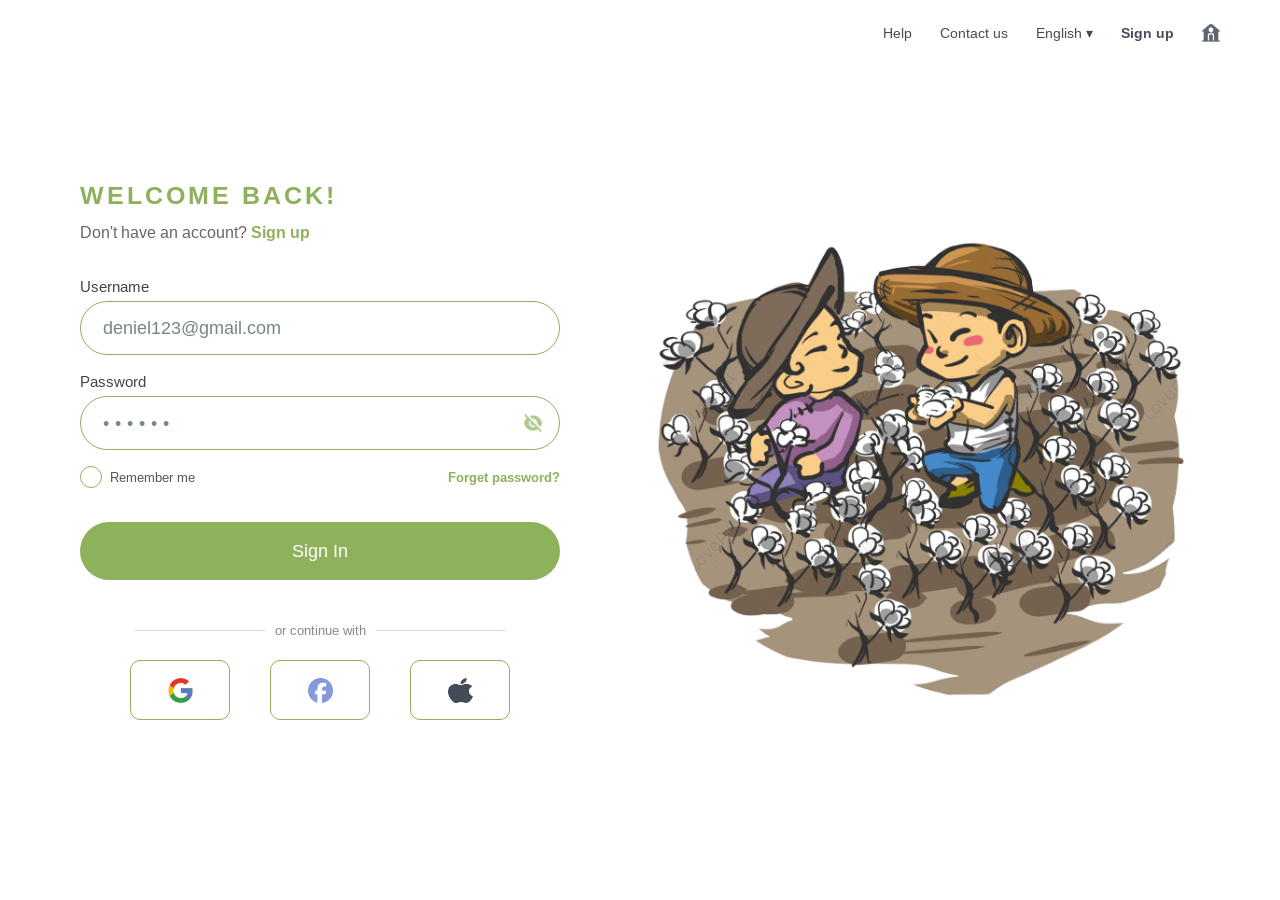
<file: crop-stage.html>
<!doctype html>
<html lang="en">
<head>
  <meta charset="utf-8" />
  <meta name="viewport" content="width=device-width, initial-scale=1" />
  <title>AgriVision — Crop Stage Detection</title>

  <link rel="stylesheet" href="assets/css/bootstrap.min.css">
  <link rel="stylesheet" href="assets/css/crop-stage.css">
</head>

<body class="cs-body">
  <div class="cs-topbar">
    <div class="cs-left">
      <a class="cs-back" href="dashboard.html">←</a>

      <div class="cs-headings">
        <div class="cs-title" data-i18n="crop_stage_detection">Crop Stage Detection</div>
        <div class="cs-sub" data-i18n="crop_stage_desc">
          Estimate cotton growth stage using sowing date and satellite vegetation support.
        </div>
      </div>
    </div>

    <div class="cs-actions">
      <button class="cs-btn" type="button" onclick="toggleLanguage()">
        <span id="lang-label">EN</span>
      </button>
      <select class="cs-select" id="farmSelect">
        <option value="" data-i18n="select_farm">Select Farm</option>
      </select>

      <button class="cs-btn cs-btn-primary" id="btnDetectStage" data-i18n="detect_stage">
        Detect Stage
      </button>
    </div>
  </div>

  <div class="cs-grid">
    <div class="cs-card">
      <div class="cs-card-title" data-i18n="farm_crop_details">Farm & Crop Details</div>
      <div class="cs-muted" data-i18n="select_farm_text">
        Select a saved farm and enter the sowing date of your cotton crop.
      </div>

      <div class="cs-field">
        <label data-i18n="planting_date">Planting / Sowing Date</label>
        <input type="date" id="sowingDate">
      </div>

      <div class="cs-info-box">
        <strong data-i18n="how_it_works">How it works:</strong>
        <p data-i18n="how_it_works_desc">
          The system estimates crop stage from crop age, then uses NDVI, EVI and NDMI
          as supporting signals when real satellite data is available.
        </p>
      </div>

      <div class="cs-stage-list">
        <div class="cs-stage-item" data-stage="Seedling">
          🌱 <span data-i18n="seedling">Seedling</span>
        </div>
        <div class="cs-stage-item" data-stage="Vegetative">
          🌿 <span data-i18n="vegetative">Vegetative</span>
        </div>
        <div class="cs-stage-item" data-stage="Budding">
          🌾 <span data-i18n="budding">Budding</span>
        </div>
        <div class="cs-stage-item" data-stage="Flowering">
          🌸 <span data-i18n="flowering">Flowering</span>
        </div>
        <div class="cs-stage-item" data-stage="Boll Formation">
          🟢 <span data-i18n="boll_formation">Boll Formation</span>
        </div>
        <div class="cs-stage-item" data-stage="Harvesting">
          🌾 <span data-i18n="harvesting">Harvesting</span>
        </div>
      </div>
    </div>

    <div class="cs-card">
      <div class="cs-row cs-row-between">
        <div class="cs-card-title" data-i18n="stage_result">Stage Result</div>
        <div class="cs-badge cs-ready" id="stageBadge" data-i18n="ready">Ready</div>
      </div>

      <div class="cs-result-main">
        <div class="cs-result-icon" id="stageIcon">🌱</div>
        <div>
          <div class="cs-result-label" data-i18n="estimated_stage">Estimated Stage</div>
          <div class="cs-result-stage" id="stageName">—</div>
        </div>
      </div>

      <div class="cs-kpis">
        <div class="cs-kpi">
          <div class="cs-kpi-label" data-i18n="crop_age">Crop Age</div>
          <div class="cs-kpi-val" id="cropAge">—</div>
          <div class="cs-kpi-sub" data-i18n="days_after_sowing">Days after sowing</div>
        </div>

        <div class="cs-kpi">
          <div class="cs-kpi-label" data-i18n="confidence">Confidence</div>
          <div class="cs-kpi-val" id="confidence">—</div>
          <div class="cs-kpi-sub" data-i18n="based_on_available_data">Based on available data</div>
        </div>

        <div class="cs-kpi">
          <div class="cs-kpi-label" data-i18n="satellite_support">Satellite Support</div>
          <div class="cs-kpi-val" id="satSupport">—</div>
          <div class="cs-kpi-sub" data-i18n="satellite_check">NDVI/EVI/NDMI check</div>
        </div>
      </div>

      <div class="cs-satellite-box">
        <div class="cs-card-title small-title" data-i18n="satellite_indicators">
          Satellite Indicators
        </div>

        <div class="cs-mini-grid">
          <div>
            <span>NDVI</span>
            <strong id="ndviVal">—</strong>
          </div>
          <div>
            <span>EVI</span>
            <strong id="eviVal">—</strong>
          </div>
          <div>
            <span>NDMI</span>
            <strong id="ndmiVal">—</strong>
          </div>
        </div>

        <p id="satNote" data-i18n="satellite_note">
          Satellite data will be used when available. If fallback data is detected, stage will rely mainly on sowing date.
        </p>
      </div>

      <div class="cs-advice">
        <div class="cs-advice-title" data-i18n="recommendation">Recommendation</div>
        <ul id="recommendationList">
          <li data-i18n="select_and_detect">
            Select a farm and sowing date, then click Detect Stage.
          </li>
        </ul>
      </div>
    </div>
  </div>

  <script src="assets/js/global.js"></script>
  <script src="assets/js/theme.js"></script>
  <script src="assets/js/crop-stage.js"></script>
</body>
</html>
</file>
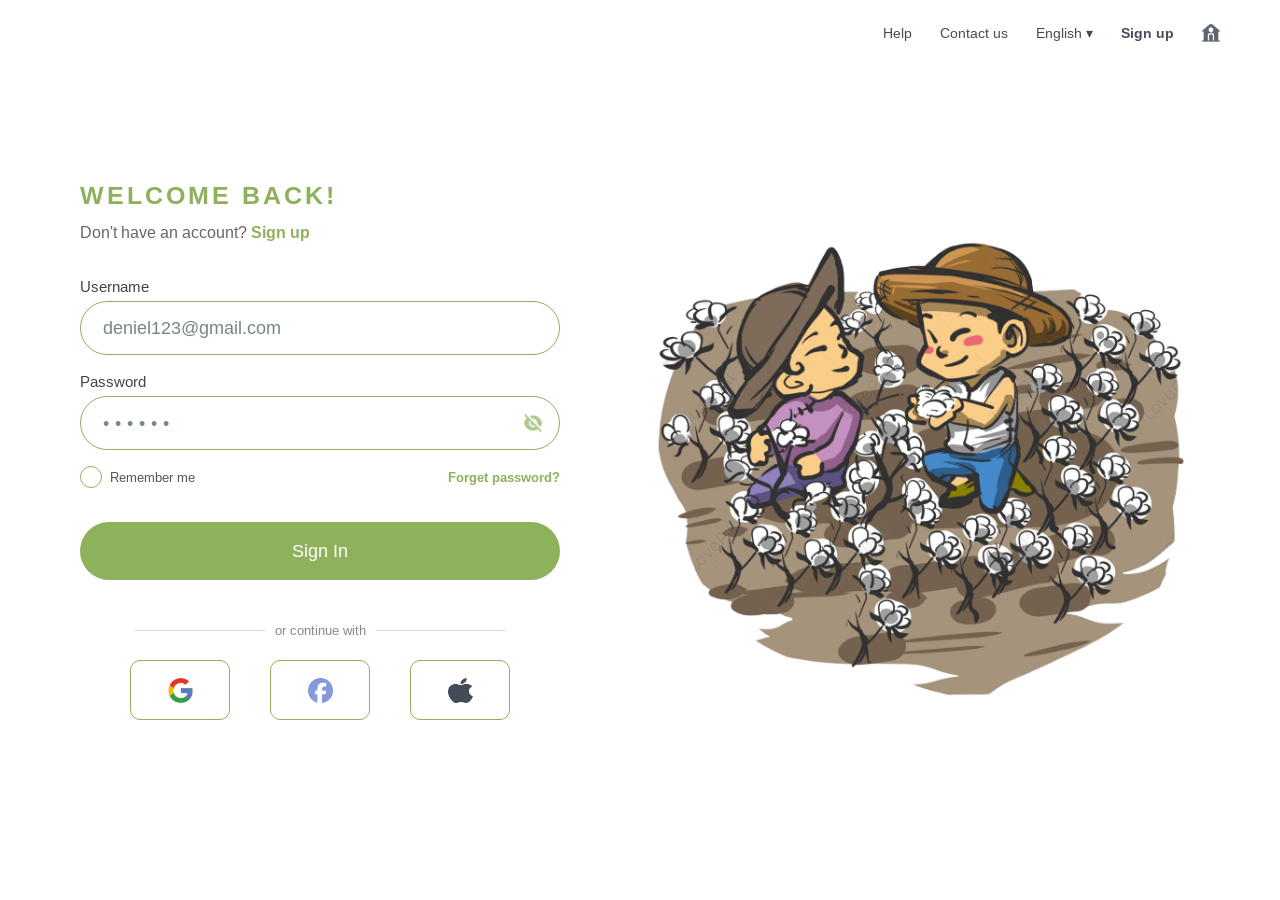
<file: login.html>
<!DOCTYPE html>
<html lang="en">
<head>
    <meta charset="UTF-8" />
    <meta name="viewport" content="width=device-width, initial-scale=1.0" />
    <title>AgriVision – Login</title>

    <!-- Arimo font -->
    <link rel="preconnect" href="https://fonts.googleapis.com">
    <link rel="preconnect" href="https://fonts.gstatic.com" crossorigin>
    <link href="https://fonts.googleapis.com/css2?family=Arimo:wght@400;500;600;700&display=swap" rel="stylesheet">

    <link rel="stylesheet" href="assets/css/login.css" />
</head>
<body>



    <!-- TOP RIGHT NAVIGATION -->
<div class="top-nav">


    <div class="top-links">

    <a href="#">Help</a>
    <a href="#">Contact us</a>
    <a href="#" class="lang">English ▾</a>
    <a href="signup.html" class="signup">Sign up</a>
    <a href="index.html">
        <img src="assets/images/home.png" class="home-icon" alt="Home" /> 
    </a>
    </div>
</div>

<div class="container">

    <!-- LEFT SIDE -->
    <div class="left-section">


        <h2 class="welcome-title">WELCOME BACK!</h2>
        <p class="subtext">
            Don't have an account?
            <a href="signup.html" class="link-accent">Sign up</a>
        </p>

        <form id="loginForm">

            <!-- username -->
            <label class="field-label">Username</label>
            <input
                type="email"
                placeholder="deniel123@gmail.com"
                id="email"
                class="field-input"
                required
            />

            <!-- Password -->
            <label class="field-label" for="password">Password</label>
            <div class="password-wrapper">
                <input
                    id="password"
                    name="password"
                    class="field-input password-input hidden-password"
                    type="password"
                    placeholder="••••••"
                    autocomplete="off"
                />
                <button type="button" id="togglePassword" class="eye-icon" aria-label="Show password">
                    <img id="eyeIcon" src="assets/icons/eye-slash.png" alt="Toggle password visibility">
                </button>
            </div>

            <!-- remember + forgot -->
            <div class="options-row">
                <label class="remember-label">
                    <input type="checkbox" id="remember" />
                    <span class="custom-check"></span>
                    <span class="remember-text">Remember me</span>
                </label>

                <a href="forget-password.html" class="forgot-link">Forget password?</a>
            </div>

            <!-- sign in -->
            <button type="submit" class="login-btn">Sign In</button>

            <!-- divider -->
            <div class="divider">
                <span>or continue with</span>
            </div>

            <!-- social icons -->
            <div class="social-login">
            <div class="social-btn">
                <img src="assets/images/google.png" alt="Google" />
            </div>
            <div class="social-btn">
                <img src="assets/images/facebook.png" alt="Facebook" />
            </div>
            <div class="social-btn">
                <img src="assets/images/apple.png" alt="Apple" />
            </div>
            </div>

        </form>
    </div>

    <!-- RIGHT SIDE -->
    <div class="right-section">
        <img src="assets/images/login-illustration.png" class="hero-img" alt="Farmer illustration" />
    </div>

</div>

<script src="assets/js/login.js"></script>
</body>
</html>
</file>
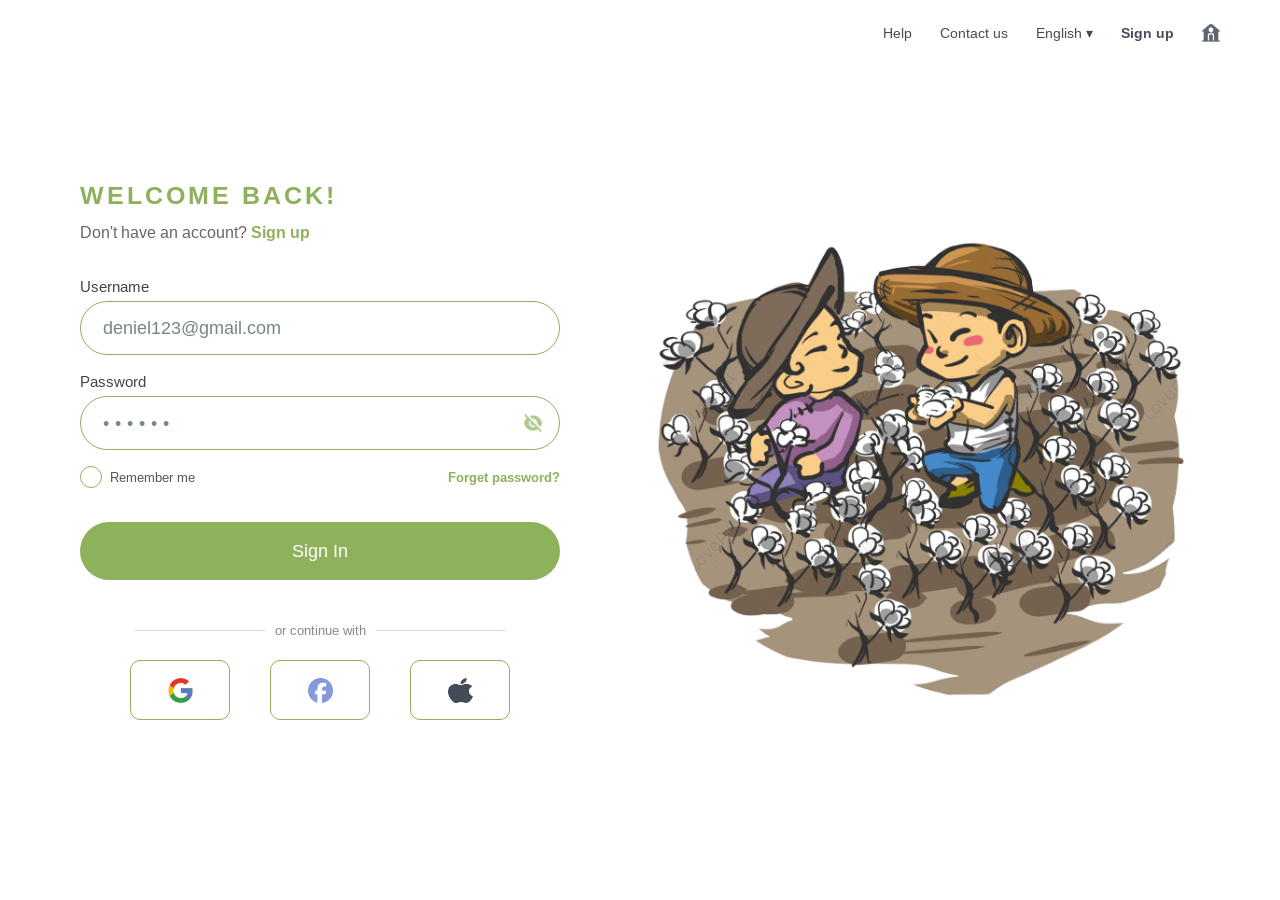
<file: settings.html>
<!DOCTYPE html>
<html lang="en">
<head>
  <meta charset="UTF-8" />
  <title>AgriVision – Settings</title>
  <meta name="viewport" content="width=device-width, initial-scale=1.0" />

  <link rel="preconnect" href="https://fonts.googleapis.com">
  <link rel="preconnect" href="https://fonts.gstatic.com" crossorigin>
  <link href="https://fonts.googleapis.com/css2?family=Arimo:wght@400;500;600;700&display=swap" rel="stylesheet">

  <link rel="stylesheet" href="assets/css/dashboard.css" />
  <link rel="stylesheet" href="assets/css/settings.css" />
</head>

<body>
<div class="app-shell">

  <aside class="sidebar">
    <div class="sidebar-header">
      <div class="logo-circle">
        <a href="index.html"><img src="assets/images/agrivision-logo.png" alt="AgriVision logo"></a>
      </div>
      <div class="logo-texts">
        <div class="logo-title">AgriVision</div>
        <div class="logo-subtitle">Aqeedat and Zunair</div>
      </div>
      <button class="sidebar-close" aria-label="Close sidebar">✕</button>
    </div>

    <nav class="nav-main">
      <a href="dashboard.html" class="nav-item">
        <img src="assets/icons/dashboard2.png" alt="" class="nav-icon">
        <span data-i18n="dashboard">Dashboard</span>
      </a>

      <a href="crop-stage.html" class="nav-item">
        <img src="assets/icons/health.png" alt="" class="nav-icon">
        <span data-i18n="crop_stage_nav">Crop Stage</span>
      </a>

      <a href="farm-monitor.html" class="nav-item">
        <img src="assets/icons/satellite.png" alt="" class="nav-icon">
        <span data-i18n="satellite_insights">Satellite Insights</span>
      </a>

      <a href="ndvi-trends.html" class="nav-item">
        <img src="assets/icons/ndvi.png" alt="" class="nav-icon">
        <span data-i18n="ndvi_trends">Trends</span>
      </a>

      <div class="nav-section-label" data-i18n="monitoring">Monitoring</div>



      <a href="reports.html" class="nav-item">
        <img src="assets/icons/reports.png" alt="" class="nav-icon">
        <span data-i18n="reports">Reports</span>
      </a>
    </nav>

    <div class="nav-bottom">
      <a href="settings.html" class="nav-item active">
        <div class="nav-pill">
          <img src="assets/icons/settings.png" alt="" class="nav-icon">
          <span data-i18n="settings">Settings</span>
        </div>
      </a>
    </div>
  </aside>

  <main class="main">
    <header class="topbar">
      <div class="topbar-left">
        <h1 class="page-title" data-i18n="settings_title">Settings</h1>
        <p class="page-subtitle" data-i18n="settings_subtitle">
          Manage your AgriVision account, security, and preferences.
        </p>
      </div>

      <div class="topbar-right">
        <button class="top-pill top-lang" type="button" onclick="toggleLanguage()">
          <img src="assets/icons/globe.png" alt="" class="top-icon">
          <span id="lang-label">EN</span>
        </button>

        <button class="top-icon-btn" aria-label="Notifications">
          <img src="assets/icons/bell.png" alt="" class="top-icon">
        </button>

        <div class="profile-menu">
          <button class="top-pill top-profile" id="profileBtn" type="button">
            <span id="profileName">Profile</span>
            <img src="assets/icons/dropdown.png" alt="" class="top-icon sm">
          </button>

          <div class="profile-dropdown is-hidden" id="profileDropdown">
            <button class="profile-item" id="logoutBtn">Log out</button>
          </div>
        </div>

        <button class="top-pill top-cycle theme-toggle" type="button">
          <span class="theme-toggle-text" data-i18n="dark_mode">Dark Mode</span>
          <img src="assets/icons/dropdown.png" alt="" class="top-icon sm">
        </button>
      </div>
    </header>

    <section class="content settings-content">

      <div class="settings-head">
        <div>
          <div class="settings-title" data-i18n="system_settings">System Settings</div>
          <div class="settings-subtitle" data-i18n="system_settings_desc">
            Update profile details, secure your account, and configure field preferences.
          </div>
        </div>
      </div>

      <section class="settings-grid">

        <article class="settings-panel panel-wide">
          <div class="panel-header">
            <div class="panel-icon green">
              <img src="assets/icons/person.png" alt="">
            </div>
            <div>
              <h2 data-i18n="profile_information">Profile Information</h2>
              <p data-i18n="profile_information_desc">Keep your AgriVision account details up to date.</p>
            </div>
          </div>

          <div class="form-grid">
            <label>
              <span data-i18n="full_name">Full Name</span>
              <input id="fullName" placeholder="Full Name">
            </label>

            <label>
              <span data-i18n="email_address">Email Address</span>
              <input id="email" placeholder="Email">
            </label>

            <label>
              <span data-i18n="phone_number">Phone Number</span>
              <input id="phone" placeholder="+92 300 0000000">
            </label>

            <label>
              <span data-i18n="location">Location</span>
              <input id="location" placeholder="City / Province">
            </label>
          </div>

          <div class="panel-actions">
            <button class="btn-secondary" type="button" data-i18n="cancel">Cancel</button>
            <button class="btn-primary" id="saveProfile" type="button" data-i18n="save_profile">Save Profile</button>
          </div>
        </article>

        <article class="settings-panel">
          <div class="panel-header">
            <div class="panel-icon yellow">
              <img src="assets/icons/warning.png" alt="">
            </div>
            <div>
              <h2 data-i18n="account_security">Account Security</h2>
              <p data-i18n="account_security_desc">Change your password safely.</p>
            </div>
          </div>

          <label>
            <span data-i18n="current_password">Current Password</span>
            <input type="password" id="currentPassword" placeholder="Current Password">
          </label>

          <label>
            <span data-i18n="new_password">New Password</span>
            <input type="password" id="newPassword" placeholder="New Password">
          </label>

          <button class="btn-primary full" id="changePassword" type="button" data-i18n="update_password">
            Update Password
          </button>

          <div class="security-note" data-i18n="forgot_password_note">
            Forgot your password? Reset flow and email verification can be added in the next phase.
          </div>
        </article>

        <article class="settings-panel">
          <div class="panel-header">
            <div class="panel-icon blue">
              <img src="assets/icons/globe.png" alt="">
            </div>
            <div>
              <h2 data-i18n="app_preferences">App Preferences</h2>
              <p data-i18n="app_preferences_desc">Customize how data appears in your dashboard.</p>
            </div>
          </div>

          <label>
            <span data-i18n="language">Language</span>
            <select>
              <option>English</option>
              <option>Urdu</option>
            </select>
          </label>

          <label>
            <span data-i18n="area_unit">Area Unit</span>
            <select>
              <option>Acres</option>
              <option>Hectares</option>
            </select>
          </label>

          <label>
            <span data-i18n="default_crop">Default Crop</span>
            <select>
              <option>Cotton</option>
            </select>
          </label>
        </article>

        <article class="settings-panel panel-wide">
          <div class="panel-header">
            <div class="panel-icon green">
              <img src="assets/icons/satellite.png" alt="">
            </div>
            <div>
              <h2 data-i18n="signin_integrations">Sign-in & Integrations</h2>
              <p data-i18n="signin_integrations_desc">Connect external sign-in providers for faster access.</p>
            </div>
          </div>

          <div class="integration-row">
            <div>
              <strong data-i18n="google_signin">Google Sign-in</strong>
              <span data-i18n="google_signin_desc">Allow users to sign in with Google.</span>
            </div>
            <button class="btn-outline" type="button" data-i18n="coming_soon">Coming Soon</button>
          </div>

          <div class="integration-row">
            <div>
              <strong data-i18n="apple_signin">Apple Sign-in</strong>
              <span data-i18n="apple_signin_desc">Optional future integration for Apple accounts.</span>
            </div>
            <button class="btn-outline" type="button" data-i18n="coming_soon">Coming Soon</button>
          </div>

          <div class="integration-row">
            <div>
              <strong data-i18n="email_verification">Email Verification</strong>
              <span data-i18n="email_verification_desc">Verify users before enabling account changes.</span>
            </div>
            <button class="btn-outline" type="button" data-i18n="planned">Planned</button>
          </div>
        </article>

      </section>
    </section>
  </main>
</div>

<script src="assets/js/settings.js"></script>
<script src="assets/js/global.js"></script>
<script src="assets/js/theme.js"></script>
</body>
</html>
</file>
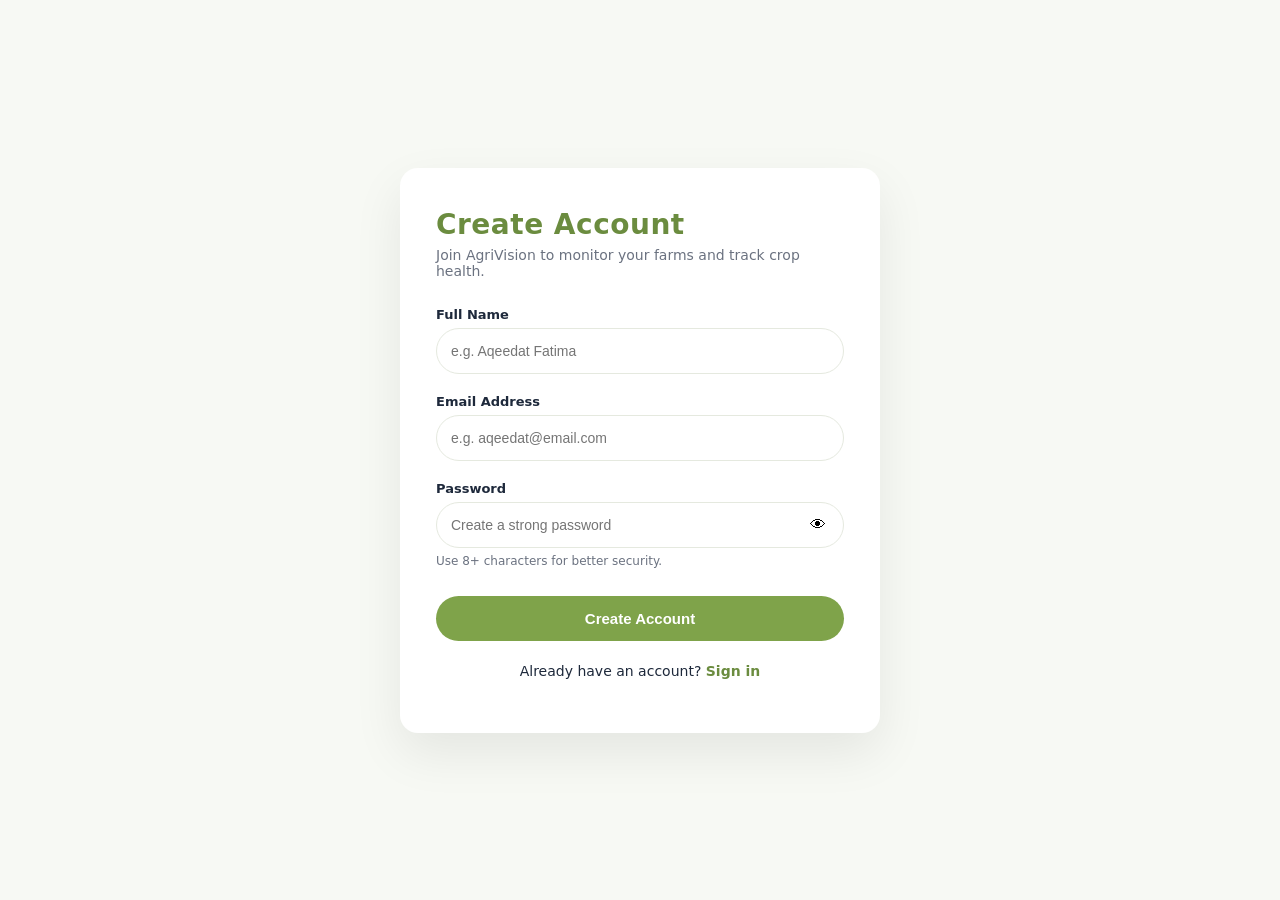
<file: signup.html>
<!DOCTYPE html>
<html lang="en">
<head>
  <meta charset="UTF-8" />
  <meta name="viewport" content="width=device-width, initial-scale=1.0" />
  <title>AgriVision • Create Account</title>
  <link rel="stylesheet" href="assets/css/auth.css" />
</head>
<body>

<div class="auth-wrapper">
  <div class="auth-card">

    <h1 class="auth-title">Create Account</h1>
    <p class="auth-sub">
      Join AgriVision to monitor your farms and track crop health.
    </p>

    <form id="signupForm">

      <div class="input-group">
        <label>Full Name</label>
        <input type="text" id="full_name" placeholder="e.g. Aqeedat Fatima" required>
      </div>

      <div class="input-group">
        <label>Email Address</label>
        <input type="email" id="email" placeholder="e.g. aqeedat@email.com" required>
      </div>

      <div class="input-group">
        <label>Password</label>
        <div class="password-wrap">
          <input type="password" id="password" placeholder="Create a strong password" required>
          <button type="button" id="togglePassword">👁</button>
        </div>
        <small>Use 8+ characters for better security.</small>
      </div>

      <button type="submit" class="btn-primary">Create Account</button>

      <p class="auth-link">
        Already have an account?
        <a href="login.html">Sign in</a>
      </p>

    </form>
  </div>
</div>

<script src="assets/js/signup.js"></script>
</body>
</html>
</file>
<file: assets/css/crop-stage.css>
@import url('https://fonts.googleapis.com/css2?family=Arimo:wght@400;500;600;700;800&display=swap');

:root {
  --bg: #f5f5f5;
  --card: #ffffff;
  --text: #28323f;
  --muted: #6b7787;

  --brand: #1b5e20;
  --brand2: #2e7d32;

  --good: #2e7d32;
  --warn: #f0b429;
  --bad: #d64545;

  --shadow: 0 12px 35px rgba(17, 24, 17, .10);
  --shadow2: 0 8px 18px rgba(17, 24, 17, .08);

  --radius: 22px;
  --radius2: 16px;

  --border: rgba(40, 50, 63, 0.10);
}

* {
  box-sizing: border-box;
}

body.cs-body {
  margin: 0;
  font-family: "Arimo", sans-serif;
  background: var(--bg);
  color: var(--text);
  font-weight: 400;
}

/* ===== Topbar ===== */

.cs-topbar {
  width: calc(100% - 40px);
  margin: 18px 20px 0;
  padding: 14px 16px;

  background: var(--card);
  border: 1px solid var(--border);
  border-radius: 18px;
  box-shadow: 0 10px 24px rgba(0, 0, 0, .08);

  display: flex;
  justify-content: space-between;
  gap: 14px;
  align-items: center;
  flex-wrap: wrap;
}

.cs-left {
  display: flex;
  align-items: center;
  gap: 12px;
  min-width: 260px;
}

.cs-back {
  width: 40px;
  height: 40px;
  border-radius: 12px;
  background: #c3d8c8;
  color: var(--brand);
  text-decoration: none;
  display: grid;
  place-items: center;
  font-size: 20px;
  font-weight: 600;
  transition: transform .08s ease, box-shadow .15s ease, background .15s ease;
}

.cs-back:hover {
  background: #ffffff;
  color: var(--brand);
  box-shadow: var(--shadow2);
  transform: translateY(-1px);
}

.cs-headings {
  display: flex;
  flex-direction: column;
  gap: 2px;
}

.cs-title {
  font-size: 20px;
  font-weight: 600;
  letter-spacing: .1px;
  color: var(--brand);
}

.cs-sub {
  font-size: 13px;
  color: var(--muted);
  font-weight: 400;
}

.cs-actions {
  display: flex;
  align-items: center;
  gap: 10px;
}

.cs-select {
  border: 1px solid var(--border);
  border-radius: 14px;
  padding: 10px 12px;
  background: #fff;
  font-weight: 600;
  font-size: small;
  color: var(--text);
  min-width: 210px;
  outline: none;
}

.cs-btn {
  border: 1px solid rgba(27, 94, 32, .18);
  padding: 10px 13px;
  border-radius: 14px;
  font-size: small;
  font-weight: 500;
  cursor: pointer;

  background: rgba(27, 94, 32, .06);
  color: var(--brand);

  transition: transform .08s ease, box-shadow .15s ease, background .15s ease;
}

.cs-btn:hover {
  box-shadow: var(--shadow2);
  transform: translateY(-1px);
  background: rgba(27, 94, 32, .09);
}

.cs-btn-primary {
  border: 1px solid rgba(27, 94, 32, .22);
  background: linear-gradient(135deg, var(--brand), var(--brand2));
  color: #fff;
  font-weight: 600;
}

.cs-btn-primary:hover {
  background: linear-gradient(135deg, #174e1c, #2a742e);
  color: #fff;
}

/* ===== Main Layout ===== */

.cs-grid {
  width: calc(100% - 40px);
  margin: 14px 20px 18px;
  padding: 0;

  display: grid;
  grid-template-columns: .9fr 1.1fr;
  gap: 16px;
  align-items: stretch;
}

.cs-card {
  background: var(--card);
  border: 1px solid var(--border);
  border-radius: var(--radius);
  box-shadow: 0 10px 24px rgba(0, 0, 0, .06);
  padding: 18px;
  height: 100%;
}

.cs-card-title {
  font-weight: 600;
  font-size: 15px;
  margin-bottom: 8px;
  color: var(--brand);
}

.cs-card-title.small-title {
  font-size: 14px;
  margin-bottom: 6px;
}

.cs-muted {
  color: var(--muted);
  font-size: 12.5px;
  margin-bottom: 10px;
}

/* ===== Form ===== */

.cs-field {
  margin-top: 18px;
}

.cs-field label {
  display: block;
  font-size: 12px;
  color: var(--muted);
  font-weight: 600;
  margin-bottom: 8px;
}

.cs-field input {
  width: 100%;
  padding: 11px 12px;
  border-radius: 14px;
  border: 1px solid var(--border);
  font-weight: 600;
  font-size: small;
  outline: none;
  background: #fff;
  color: var(--text);
}

.cs-field input:focus,
.cs-select:focus {
  border-color: rgba(27, 94, 32, .35);
  box-shadow: 0 0 0 4px rgba(27, 94, 32, .08);
}

/* ===== Info Box ===== */

.cs-info-box {
  margin-top: 16px;
  background: rgba(27, 94, 32, .05);
  border: 1px solid rgba(27, 94, 32, .12);
  border-radius: 16px;
  padding: 12px;
  font-size: 13px;
  color: var(--text);
  line-height: 1.55;
}

.cs-info-box strong {
  font-weight: 600;
  color: var(--brand);
}

.cs-info-box p {
  margin: 6px 0 0;
}

/* ===== Stage List ===== */

.cs-stage-list {
  margin-top: 18px;
  display: grid;
  gap: 10px;
}

.cs-stage-item {
  padding: 11px 12px;
  border: 1px solid var(--border);
  border-radius: 15px;
  background: #fff;
  font-size: 14px;
  font-weight: 500;
  color: var(--text);
  transition: transform .08s ease, box-shadow .15s ease, background .15s ease;
}

.cs-stage-item:hover {
  transform: translateY(-1px);
  box-shadow: var(--shadow2);
}

.cs-stage-item.active {
  border-color: rgba(46, 125, 50, .35);
  background: rgba(46, 125, 50, .08);
  color: var(--brand);
  font-weight: 600;
  box-shadow: inset 4px 0 0 var(--brand2);
}

/* ===== Rows / Badge ===== */

.cs-row {
  display: flex;
  align-items: center;
  gap: 10px;
}

.cs-row-between {
  justify-content: space-between;
}

.cs-badge {
  padding: 8px 12px;
  border-radius: 999px;
  font-weight: 600;
  font-size: 12px;
  letter-spacing: .1px;
  border: 1px solid var(--border);
}

.cs-ready {
  background: rgba(107, 120, 107, .12);
  color: var(--muted);
}

.cs-good {
  background: rgba(46, 125, 50, .12);
  color: var(--good);
}

.cs-warn {
  background: rgba(240, 180, 41, .18);
  color: #8a5c00;
}

.cs-bad {
  background: rgba(214, 69, 69, .12);
  color: var(--bad);
}

/* ===== Result Card ===== */

.cs-result-main {
  margin-top: 18px;
  padding: 16px;
  border-radius: 18px;
  background: rgba(27, 94, 32, .05);
  border: 1px solid rgba(27, 94, 32, .12);
  display: flex;
  align-items: center;
  gap: 14px;
}

.cs-result-icon {
  width: 54px;
  height: 54px;
  border-radius: 16px;
  background: #fff;
  display: grid;
  place-items: center;
  font-size: 28px;
  box-shadow: var(--shadow2);
  flex-shrink: 0;
}

.cs-result-label {
  color: var(--muted);
  font-weight: 600;
  font-size: 12px;
}

.cs-result-stage {
  font-size: 24px;
  font-weight: 600;
  color: var(--brand);
  margin-top: 2px;
}

/* ===== KPI Cards ===== */

.cs-kpis {
  margin-top: 16px;
  display: grid;
  grid-template-columns: repeat(3, 1fr);
  gap: 10px;
}

.cs-kpi {
  background: #f7f8fa;
  border: 1px solid var(--border);
  border-radius: 16px;
  padding: 12px;
}

.cs-kpi-label {
  font-size: 12px;
  color: var(--muted);
  font-weight: 600;
}

.cs-kpi-val {
  font-size: 18px;
  font-weight: 500;
  margin-top: 4px;
  color: var(--text);
}

.cs-kpi-sub {
  font-size: 11.5px;
  color: var(--muted);
  margin-top: 5px;
  font-weight: 600;
}

/* ===== Satellite Box ===== */

.cs-satellite-box {
  margin-top: 16px;
  border-radius: 18px;
  border: 1px solid var(--border);
  padding: 14px;
  background: #fff;
}

.cs-mini-grid {
  margin-top: 10px;
  display: grid;
  grid-template-columns: repeat(3, 1fr);
  gap: 10px;
}

.cs-mini-grid div {
  border-radius: 14px;
  padding: 12px;
  background: #f7f8fa;
  border: 1px solid var(--border);
}

.cs-mini-grid span {
  display: block;
  font-size: 12px;
  color: var(--muted);
  font-weight: 600;
}

.cs-mini-grid strong {
  display: block;
  margin-top: 5px;
  font-size: 18px;
  font-weight: 500;
  color: var(--text);
}

#satNote {
  margin: 12px 0 0;
  font-size: 12.5px;
  line-height: 1.5;
  color: var(--muted);
}

/* ===== Recommendation ===== */

.cs-advice {
  margin-top: 16px;
  padding: 14px;
  border-radius: 16px;
  background: rgba(27, 94, 32, .05);
  border: 1px solid rgba(27, 94, 32, .12);
}

.cs-advice-title {
  font-weight: 600;
  font-size: 14px;
  color: var(--brand);
  margin-bottom: 8px;
}

.cs-advice ul {
  margin: 5px 0 0 18px;
  padding: 0;
  color: var(--text);
  font-size: 13px;
  line-height: 1.65;
}

.cs-advice li {
  margin: 5px 0;
}

/* ===== Urdu Mode ===== */

body.urdu-mode .cs-sub,
body.urdu-mode .cs-muted,
body.urdu-mode .cs-info-box,
body.urdu-mode .cs-advice,
body.urdu-mode #satNote {
  direction: rtl;
  text-align: right;
}

/* ===== Responsive ===== */

@media (max-width: 1000px) {
  .cs-grid {
    grid-template-columns: 1fr;
  }
}

@media (max-width: 700px) {
  .cs-topbar {
    align-items: stretch;
  }

  .cs-actions {
    width: 100%;
    flex-direction: column;
    align-items: stretch;
  }

  .cs-select,
  .cs-btn {
    width: 100%;
  }

  .cs-kpis,
  .cs-mini-grid {
    grid-template-columns: 1fr;
  }

  .cs-result-stage {
    font-size: 21px;
  }
}

[data-theme="dark"] .cs-body {
  background: #101711;
  color: #e8f2e8;
}

[data-theme="dark"] .cs-topbar,
[data-theme="dark"] .cs-card {
  background: #162018;
  border-color: rgba(255,255,255,.10);
  box-shadow: 0 12px 35px rgba(0,0,0,.35);
}

[data-theme="dark"] .cs-title,
[data-theme="dark"] .cs-card-title,
[data-theme="dark"] .cs-result-stage {
  color: #dff5df;
}

[data-theme="dark"] .cs-sub,
[data-theme="dark"] .cs-muted,
[data-theme="dark"] .cs-result-label,
[data-theme="dark"] .cs-kpi-label,
[data-theme="dark"] .cs-kpi-sub,
[data-theme="dark"] #satNote {
  color: #aab8aa;
}

[data-theme="dark"] .cs-select,
[data-theme="dark"] .cs-field input,
[data-theme="dark"] .cs-stage-item,
[data-theme="dark"] .cs-kpi,
[data-theme="dark"] .cs-satellite-box,
[data-theme="dark"] .cs-mini-grid div {
  background: #101711;
  color: #e8f2e8;
  border-color: rgba(255,255,255,.12);
}

[data-theme="dark"] .cs-result-main,
[data-theme="dark"] .cs-info-box,
[data-theme="dark"] .cs-advice {
  background: rgba(46,125,50,.12);
  border-color: rgba(46,125,50,.25);
}

[data-theme="dark"] .cs-kpi-val,
[data-theme="dark"] .cs-mini-grid strong,
[data-theme="dark"] .cs-advice ul,
[data-theme="dark"] .cs-advice li {
  color: #e8f2e8;
}

[data-theme="dark"] .cs-back {
  background: #223326;
  color: #dff5df;
}
</file>
<file: assets/css/login.css>
/* Global reset */
* {
    margin: 0;
    padding: 0;
    box-sizing: border-box;
    font-family: "Arimo", sans-serif;
}

body, button, input, label, p, a, span, div {
    font-family: "Arimo", sans-serif !important;
    -webkit-font-smoothing: antialiased;
    -moz-osx-font-smoothing: grayscale;
}


.field-label {
  font-weight: 800;
}


/* Make page fill the viewport and center content */
body {
    background: #ffffff;
    min-height: 100vh;
    display: flex;
    justify-content: center;
    align-items: center;
}

/* Main layout container */
.container {
    width: 100%;
    max-width: 1700px;       /* wider overall layout */
    min-height: 80vh;
    display: flex;
    justify-content: space-between;
    align-items: center;
    padding: 40px 80px;      /* reduced horizontal padding */
    gap: 80px;               /* space between form and image */
}

/* LEFT SIDE ---------------------------------------------------- */

.left-section {
    flex: 1.2;
    max-width: 650px;
}

.welcome-title {
    color: #8eb15c;
    letter-spacing: 3px;
    font-size: 25px;
    font-weight: 600;
    margin-bottom: 12px;
}

.subtext {
    font-size: 16px;
    color: #666666;
    margin-bottom: 35px;
    font-weight: 500;  
}

.link-accent {
    color: #8eb15c;
    font-weight: 600;
    text-decoration: none;
}

.link-accent:hover {
    text-decoration: underline;
}

/* Labels + inputs */

.field-label {
    display: block;
    font-size: 15px;
    font-weight: 500;
    color: #444444;
    margin-bottom: 6px;
    margin-top: 18px;
}

/* Base style for ALL text inputs (email + password) */
.field-input {
    width: 100%;
    padding: 12px 22px;
    border-radius: 999px;
    border: 1px solid #8eb15c;
    outline: none;

    font-family: "Arimo", sans-serif;
    font-size: 18px;          /* same size for email + password */
    font-weight: 400;
    color: #8eb15c;

    height: 54px;             /* fixed height -> no more shrinking */
    box-sizing: border-box;

    background-color: #ffffff;
    transition: border 0.2s ease, box-shadow 0.2s ease, background-color 0.2s ease;
}


.field-input::placeholder {
    color: #758883;  /* placeholder colour */
    font-family: "Arimo", sans-serif;
    font-size: 18px;
    font-weight: 400; 
    opacity: 1;
    height: 48px;          /* 🔥 forces stable height */
    line-height: 48px;     /* keeps text vertically centered */
}

.field-input:focus {
    border-color: #8eb15c;
    box-shadow: 0 0 0 2px rgba(122, 169, 74, 0.15);
    background-color: #ffffff;
}

/* Kill Chrome/Edge autofill yellow/blue look */
.field-input:-webkit-autofill,
.field-input:-webkit-autofill:hover,
.field-input:-webkit-autofill:focus {
    -webkit-text-fill-color: #758883 !important;
    font-family: "Arimo", sans-serif !important;
    font-size: 14px !important;
    font-weight: 400 !important;

    -webkit-box-shadow: 0 0 0px 1000px #ffffff inset !important;
    box-shadow: 0 0 0px 1000px #ffffff inset !important;
    background-color: #ffffff !important;
}

/* Base style just for password input text */
.password-input {
    font-family: "Arimo", sans-serif;
    font-size: 16px;
    font-weight: 400;
    color: #758883;      /* same as email text */
}

/* Password pill + eye ------------------------------------------ */

.password-wrapper {
    position: relative;
    width: 100%;
}

.password-wrapper .field-input {
    padding-right: 42px; /* room for eye button */
}

/* Hidden password → green dots */
.password-input.hidden-password {
    -webkit-text-security: disc;
    color: #758883;
    letter-spacing: 6px;   /* spread-out dots, but height stays same */
}

/* Visible password → same style as email input */
.password-input.visible-password {
    -webkit-text-security: none;
    letter-spacing: 0;

    font-family: "Arimo", sans-serif !important;
    font-size: 16px !important;
    font-weight: 400 !important;
    color: #758883 !important;   /* 👈 match email colour */
}

/* Eye icon button */
.eye-icon {
    position: absolute;
    right: 18px;
    top: 50%;
    transform: translateY(-50%);
    background: transparent;
    border: none;
    cursor: pointer;
    font-size: 16px;
    opacity: 0.7;
    padding: 0;
}

.eye-icon img {
    width: 18px;
    height: 18px;
    object-fit: contain;  /* keep proportions */
    display: block;       /* removes extra inline spacing */
    color: #26453e;
}

.eye-icon:hover img {
    opacity: 1;
}

.eye-icon:hover {
    opacity: 1;
}

/* Remember + forgot row --------------------------------------- */

.options-row {
    width: 100%;
    display: flex;
    align-items: center;
    justify-content: space-between;
    margin: 16px 0 30px;
}

/* Custom checkbox */

.remember-label {
    display: inline-flex;
    align-items: center;
    gap: 8px;
    cursor: pointer;
    font-size: 13px;
    color: #666666;
}

/* Hide default checkbox */
.remember-label input[type="checkbox"] {
    position: absolute;
    opacity: 0;
    pointer-events: none;
}

/* circular shell */
.custom-check {
    width: 22px;
    height: 22px;
    border-radius: 999px;
    border: 1px solid #8eb15c;
    display: inline-block;
    position: relative;
}

/* filled circle when checked */
.remember-label input[type="checkbox"]:checked + .custom-check::after {
    content: "";
    position: absolute;
    left: 4px;
    top: 4px;
    width: 12px;
    height: 12px;
    border-radius: 999px;
    background: #8eb15c;
}

.remember-text {
    font-size: 13px;
    color: #555555;
}

/* Forgot password link */

.forgot-link {
    font-size: 13px;
    font-weight: 1000;
    color: #8eb15c;
    text-decoration: none;
}

.forgot-link:hover {
    text-decoration: underline;
}

/* Sign-in button ---------------------------------------------- */

.login-btn {
    width: 100%;
    padding: 18px;
    border: none;
    border-radius: 999px;
    background: linear-gradient(90deg, #8eb15c, #8eb15c);
    color: #ffffff;
    font-size: 18px;
    font-weight: 500;
    cursor: pointer;
    margin-top: 4px;
    margin-bottom: 24px;
    transition: transform 0.1s ease, box-shadow 0.1s ease;
}

.login-btn:hover {
    box-shadow: 0 8px 16px rgba(122, 168, 73, 0.2);
    transform: translateY(-1px);
}

/* Divider + social -------------------------------------------- */

.divider {
    display: flex;
    align-items: center;
    justify-content: center;
    margin: 18px 0 22px;
    color: #999999;
    font-size: 13px;
    font-weight: 500;
}

.divider::before,
.divider::after {
    content: "";
    width: 130px;
    height: 1px;
    background: #d3dfca;
}

.divider span {
    margin: 0 10px;
    color: #888;
    font-size: 13px;
}

/* Social icons */

.social-login {
    display: flex;
    justify-content: center;
    align-items: center;
    gap: 40px;
    margin-top: 20px;
}

.social-btn {
    width: 100px;
    height: 60px;
    border: 1.95px solid #8eb15c;
    border-radius: 10px;
    display: flex;
    justify-content: center;
    align-items: center;
    background: #ffffff;
    cursor: pointer;
    transition: all 0.2s ease;
}

.social-btn img {
    width: 25px;
    height: 25px;
}

.social-btn:hover {
    background: #eef5e6;
    transform: translateY(-3px);
}

/* RIGHT SIDE -------------------------------------------------- */

.right-section {
    width: 50%;
    display: flex;
    justify-content: center;
    align-items: center;
}

.hero-img {
    width: 100%;          /* fill its half-column */
    max-width: 650px;     /* similar to form width */
    height: auto;
    object-fit: contain;
}

/* ---------------------- TOP NAVIGATION ---------------------- */

/* ---------------------- TOP NAV (TOP RIGHT ONLY) ---------------------- */

.top-nav{
  position: fixed;
  top: 24px;
  right: 60px;
  z-index: 999;
  background: transparent;
  width: auto;
  padding: 0;
}

/* Right links group */
.top-nav .top-links{
  display: flex;
  align-items: center;
  gap: 28px;
}

.top-nav .top-links a{
  font-size: 14px;
  color: #444B59;
  text-decoration: none;
  font-weight: 500;
}

.top-nav .top-links a:hover{
  text-decoration: underline;
}

.top-nav .top-links .signup{
  font-weight: 600;
}

/* Home icon */
.top-nav .home-icon{
  width: 18px;
  height: 18px;
  display: block;
  opacity: 0.85;
}

.top-nav .home-icon:hover{
  opacity: 1;
  transform: scale(1.05);
}




/* Simple responsiveness */

@media (max-width: 900px) {
    .container {
        flex-direction: column;
        min-height: auto;
        padding: 30px 24px;
    }

    .left-section,
      .right-section {
          flex: 1;          /* both take equal space */
          max-width: 100%;
      }

    .right-section {
    display: flex;
    justify-content: center;
    align-items: center;
    /* optional: small left padding so it doesn’t hug the form */
    padding-left: 200px;
    }

}
</file>
<file: assets/css/dashboard.css>
/* =========================
   Global reset
========================= */
*,
*::before,
*::after {
  margin: 0;
  padding: 0;
  box-sizing: border-box;
}

html, body { height: 100%; }

body {
  font-family: "Arimo", sans-serif;
  background: #f5f5f5;
  color: #28323f;
}

/* =========================
   Layout shell
========================= */
.app-shell {
  display: flex;
  min-height: 100vh;
}

/* =========================
   Sidebar
========================= */
.sidebar {
  width: 260px;
  background-color: #ffffff;
  border-right: 1px solid #e4e6ea;
  display: flex;
  flex-direction: column;
  padding: 16px 16px 12px;
}

.sidebar-header {
  display: flex;
  align-items: center;
  margin-bottom: 24px;
}

.logo-circle {
  width: 40px;
  height: 40px;
  border-radius: 999px;
  display: flex;
  align-items: center;
  justify-content: center;
  margin-right: 10px;
}

.logo-circle img {
  width: 35px;
  height: 35px;
  object-fit: contain;
}

.logo-texts { flex: 1; }

.logo-title {
  font-weight: 600;
  font-size: 20px;
  color: #2E7D32;
}

.logo-subtitle {
  font-size: 13px;
  color: #8694a3;
  margin-top: 5px;
}

.sidebar-close {
  border: none;
  background: transparent;
  color: #a0a9b4;
  font-size: 16px;
  cursor: pointer;
}

.nav-main {
  flex: 1;
  display: flex;
  flex-direction: column;
}

.nav-item {
  display: flex;
  align-items: center;
  gap: 10px;
  padding: 10px 12px;
  margin-bottom: 4px;
  border-radius: 10px;
  color: #22313b;
  text-decoration: none;
  font-size: 14px;
  cursor: pointer;
}

.nav-item:hover { background: #f3f6fa; }

.nav-icon {
  width: 20px;
  height: 20px;
  object-fit: contain;
}

.nav-item.active {
  padding: 0;
  background: transparent;
}

.nav-item.active .nav-pill {
  display: flex;
  align-items: center;
  gap: 10px;
  padding: 12px;
  width: 100%;
  border-radius: 999px;
  background: #1e7a3c;
  color: #ffffff;
}

.nav-item.active .nav-pill .nav-icon {
  filter: brightness(0) invert(1);
}

.nav-section-label {
  margin-top: 16px;
  margin-bottom: 6px;
  padding: 0 4px;
  font-size: 11px;
  text-transform: uppercase;
  letter-spacing: 0.06em;
  color: #a0a9b4;
}

.nav-bottom {
  margin-top: 16px;
  border-top: 1px solid #eef0f4;
  padding-top: 10px;
}

/* =========================
   Main / Topbar
========================= */
.main {
  flex: 1;
  display: flex;
  flex-direction: column;
}

.topbar {
  height: 100px;
  background: #ffffff;
  border-bottom: 1px solid #e4e6ea;
  display: flex;
  align-items: center;
  justify-content: space-between;
  padding: 0 24px;
}

.topbar-right {
  display: flex;
  align-items: center;
  gap: 15px;
}

.top-icon-btn {
  border: none;
  background: transparent;
  position: relative;
  padding: 6px;
  border-radius: 999px;
  cursor: pointer;
}
.top-icon-btn:hover { background: #f1f4f8; }

.top-icon {
  width: 20px;
  height: 20px;
  object-fit: contain;
}
.top-icon.sm { width: 20px; height: 20px; }

.top-pill {
  display: inline-flex;
  align-items: center;
  gap: 10px;
  border-radius: 999px;
  border: 1px solid #D7CCC8;
  padding: 6px 16px;
  background: #f5f5f5;
  font-size: 14px;
  color: #2b3542;
  cursor: pointer;
  height: 40px;
}
.top-pill:hover { background: #f6f8fb; }

.profile-avatar {
  width: 25px;
  height: 25px;
  border-radius: 999px;
  background: #1e7a3c;
  color: #ffffff;
  display: flex;
  align-items: center;
  justify-content: center;
  font-size: 10px;
  font-weight: 600;
}

/* Profile dropdown */
.profile-menu {
  position: relative;
}

.profile-dropdown {
  position: absolute;
  top: 48px;
  right: 0;
  background: #ffffff;
  border: 1px solid #e4e6ea;
  border-radius: 12px;
  box-shadow: 0 10px 26px rgba(19, 39, 80, 0.12);
  padding: 6px;
  min-width: 140px;
  z-index: 100;
}

.profile-item {
  width: 100%;
  border: none;
  background: transparent;
  padding: 10px 12px;
  font-size: 14px;
  text-align: left;
  cursor: pointer;
  border-radius: 8px;
  color: #37474F;
}

.profile-item:hover {
  background: #f3f6fa;
}


/* =========================
   Content wrapper
========================= */
.content {
  flex: 1;
  padding: 20px 24px 32px;
  background: #f5f7fb;
}

.page-title {
  font-size: 18px;
  font-weight: 400;
  color: #37474F;
  margin-bottom: 7px;
}

.page-subtitle {
  font-size: 14px;
  color: #78909C;
}

/* =========================
   Rows
========================= */
.row {
  display: grid;
  gap: 16px;
  margin-bottom: 18px;
}

.row-kpis { grid-template-columns: repeat(4, minmax(0, 1fr)); }
.row-cta { grid-template-columns: repeat(3, minmax(0, 1fr)); }

/* =========================
   KPI cards
========================= */
.kpi-card {
  position: relative;
  background: #ffffff;
  border-radius: 10px;
  padding: 16px 22px;
  box-shadow: 0 4px 10px rgba(19, 39, 80, 0.03);
  border: 1px solid #D7CCC8;
  height: 135px;
  display: flex;
  flex-direction: column;
  justify-content: space-between;
}

.kpi-label { font-size: 15px; color: #78909C; line-height: 1.2; }

.kpi-icon {
  position: absolute;
  top: 16px;
  right: 18px;
  width: 45px;
  height: 45px;
  border-radius: 8px;
  display: flex;
  align-items: center;
  justify-content: center;
}
.kpi-icon img { width: 25px; height: 25px; object-fit: contain; }

.kpi-icon-leaf { background: #2e7d32; }
.kpi-icon-chart { background: #2196f3; }
.kpi-icon-heart { background: #f54f43; }
.kpi-icon-alert { background: #ffd700; }

.kpi-value { font-size: 25px; font-weight: 500; color: #37474F; }

.kpi-meta { display: flex; align-items: center; gap: 6px; font-size: 13px; }

.kpi-change { padding: 2px 6px; border-radius: 999px; }
.kpi-change-up { color: #1b7a3a; background: #e7f6eb; }
.kpi-change-down { color: #e04949; background: #fde5e5; }

.kpi-tag { color: #a0a9b4; }
.kpi-tag-orange {
  background: #ffe7c7;
  color: #b35a09;
  padding: 2px 8px;
  border-radius: 999px;
}

/* =========================
   CTA cards
========================= */
.cta-card {
  border-radius: 10px;
  padding: 14px 16px;
  box-shadow: 0 4px 10px rgba(19, 39, 80, 0.03);
  border: 1px solid #ecf0f7;
  display: flex;
  align-items: center;
  justify-content: space-between;
  gap: 14px;
  height: 85px;
  cursor: pointer;
  transition: box-shadow 0.15s ease, transform 0.15s ease, background-color 0.15s ease;
}

.cta-upload { border-color: #c2ddc4; background-color: #ecf2ee; }
.cta-satellite { border-color: #FFD700; background-color: #fcfaed; }
.cta-alerts { border-color: #F44336; background-color: #fff6ef; }

.cta-left { display: flex; align-items: center; gap: 23px; }

.cta-icon {
  width: 40px;
  height: 40px;
  border-radius: 10px;
  display: flex;
  align-items: center;
  justify-content: center;
}
.cta-icon img { width: 22px; height: 22px; object-fit: contain; }

.cta-icon-upload { background: #1e7a3c; }
.cta-icon-upload img { filter: brightness(0) invert(1); }
.cta-icon-satellite { background-color: #ffd700; }
.cta-icon-stress { background: #f44336; }

.cta-title { font-size: 17px; font-weight: 400; color: #37474F; margin-bottom: 5px; }
.cta-text { font-size: 14px; color: #78909C; max-width: 260px; }

.cta-card:hover,
.cta-card:focus-visible {
  box-shadow: 0 8px 20px rgba(19, 39, 80, 0.08);
  transform: translateY(-1px);
  outline: none;
}

/* =========================
   Results
========================= */
.row-results { grid-template-columns: minmax(0, 1fr); }

.result-card {
  background: #ffffff;
  border-radius: 14px;
  padding: 18px 20px 20px;
  border: 1px solid #e7dfdc;
  box-shadow: 0 10px 26px rgba(19, 39, 80, 0.06);
  display: flex;
  flex-direction: column;
  gap: 16px;
}

.result-header {
  display: flex;
  justify-content: space-between;
  align-items: center;
  gap: 14px;
}

.result-title { font-size: 17px; font-weight: 500; color: #37474F; margin-bottom: 8px; }
.result-subtitle { font-size: 14px; color: #78909C; max-width: 620px; line-height: 1.35; }

.result-pill {
  font-size: 12px;
  padding: 6px 12px;
  border-radius: 999px;
  border: 1px solid #e4ebf3;
  background: #f7f9fc;
  color: #5c7180;
  white-space: nowrap;
}
.result-pill.result-pill-busy {
  background: #fff7e5;
  border-color: #ffe0a3;
  color: #b5760e;
  font-weight: 600;
}
.result-pill.result-pill-ok {
  background: #e9f8ee;
  border-color: #bfe7c8;
  color: #1e7a3c;
  font-weight: 600;
}

.result-body { font-size: 14px; color: #455a64; }
.result-empty-text { color: #90a4ae; font-size: 13px; }

.is-hidden { display: none !important; }

/* =========================
   Plantix-style Results Layout
========================= */
.dx-grid{
  display:grid;
  grid-template-columns: 1fr 1fr;
  gap: 16px;
  align-items: stretch;
  margin-top: 6px;
}

.dx-left, .dx-right { min-width: 0; }

.dx-left{
  display:flex;
  flex-direction: column;
}

.dx-right{
  display:grid;
  grid-template-rows: auto auto 1fr;
  gap: 12px;
  min-height: 0;
}

/* Left card */
.dx-card{
  background:#ffffff;
  border:1px solid #e6edf7;
  border-radius:16px;
  box-shadow: 0 10px 26px rgba(19, 39, 80, 0.06);
  overflow:hidden;
}
.dx-card-image{ padding: 14px; }

.dx-image-wrap{
  position: relative;
  border-radius: 18px;
  overflow: hidden;
  border: 1px solid #e6edf7;
  background: #f5f7fb;
  height: 400px;
}
.dx-image{
  width:100%;
  height:100%;
  object-fit: cover;
  display:block;
}
.dx-image-wrap::after{
  content:"";
  position:absolute;
  inset:0;
  background: linear-gradient(180deg, rgba(0,0,0,0.00) 60%, rgba(0,0,0,0.18) 100%);
  pointer-events:none;
}

.dx-chip{
  display:inline-flex;
  align-items:center;
  justify-content:center;
  border-radius:999px;
  font-size:12px;
  padding: 6px 10px;
  font-weight: 800;
}
.dx-chip-crop{
  position:absolute;
  left: 12px;
  bottom: 12px;
  background: rgba(255,255,255,0.92);
  border: 1px solid rgba(255,255,255,0.65);
  color:#1e7a3c;
  box-shadow: 0 8px 18px rgba(19,39,80,0.10);
}

.dx-meta{ padding: 12px 4px 4px; }

.dx-kicker{
  font-size: 12px;
  color: #37474F;
  font-weight: 600;
  letter-spacing: 0.02em;
}

.dx-name-row{
  display:flex;
  align-items:center;
  justify-content: space-between;
  gap: 12px;
  margin-top: 6px;
}
.dx-disease{
  margin: 0;
  font-size: 26px;
  font-weight: 800;
  letter-spacing: -0.02em;
  color:#37474F;
  line-height: 1.1;
}
.dx-pill{
  display:inline-flex;
  border-radius: 999px;
  background:#eef5ff;
  border: 1px solid #d9e7ff;
  color:#1f3b5a;
  font-weight: 900;
  font-size: 12px;
  padding: 6px 10px;
  white-space: nowrap;
}

.dx-section{ margin-top: 20px; }

.dx-section-title{
  font-size: 16px;
  font-weight: 900;
  color:#2f3b45;
  margin-bottom: 8px;
}
.dx-text{
  font-size: 14px;
  color:#425a6a;
  line-height: 1.7;
}

.plantix-box{
  border-radius: 14px;
  padding: 14px 14px 12px;
  border: 1px solid #e6edf7;
  background:#ffffff;
  margin-bottom: 26px;
  margin-top: 20px;
}
.plantix-box-blue{
  background: #eef5ff;
  border: 1px solid #d9e7ff;
}
.plantix-box-head{
  display:flex;
  align-items:center;
  justify-content:space-between;
  margin-bottom: 10px;
}
.plantix-box-title{
  font-size: 16px;
  font-weight: 900;
  color:#22313b;
}
.rec-block{ padding: 8px 0 2px; }
.rec-block + .rec-block{
  margin-top: 14px;
  padding-top: 14px;
  border-top: 1px solid rgba(34,49,59,0.10);
}
.rec-title-row{
  display:flex;
  align-items:center;
  gap: 10px;
  margin-bottom: 8px;
}
.rec-icon-img{ width: 22px; height: 22px; object-fit: contain; }
.rec-h{ font-size: 16px; font-weight: 900; color:#22313b; margin: 0; }
.rec-paragraph{
  margin: 0 0 10px;
  font-size: 14px;
  line-height: 1.65;
  color:#2f4a5c;
}
.dx-list{
  padding-left: 18px;
  margin: 0;
  font-size: 13.5px;
  color:#2f4a5c;
}
.dx-list li{ margin-bottom: 8px; line-height: 1.65; }

/* REMOVE divider line if any */
#recChemical, .rec-divider, .rec-body hr, #resultRecommendations hr {
  border: 0 !important;
  outline: 0 !important;
  box-shadow: none !important;
}
#recChemical { border-top: none !important; }

/* =========================
   RIGHT COLUMN: Risk card
========================= */
.risk-alert-card{
  border-radius: 18px;
  border: 1.7px solid #e6edf7;
  box-shadow: 0 10px 26px rgba(19, 39, 80, 0.08);
  padding: 16px 18px 16px;
  overflow: hidden;
}

.risk-alert-top{
  display:flex;
  align-items:center;
  gap: 14px;
  margin-bottom: 12px;
}

.risk-alert-icon{
  width: 42px;
  height: 42px;
  border-radius: 14px;
  display:flex;
  align-items:center;
  justify-content:center;
  font-weight: 900;
  font-size: 18px;
}

.risk-alert-title{
  font-size: 18px;
  font-weight: 500;
  letter-spacing: -0.01em;
}

.risk-alert-body{
  display:grid;
  grid-template-columns: 170px 1fr;
  gap: 14px;
  align-items: start;
}

.risk-alert-summary{ padding-top: 2px; }

.risk-alert-label{
  font-size: 13px;
  color: #78909C;
  margin-bottom: 8px;
}

.risk-alert-count{
  font-size: 30px;
  font-weight: 600;
  line-height: 1;
  margin-bottom: 6px;
}

.risk-alert-disease{
  font-size: 13px;
  color: #78909C;
}

.risk-alert-details{ min-width: 0; }

.risk-alert-badge{
  font-size: 16px;
  font-weight: 1000;
  margin-bottom: 8px;
  color: #22313b;
}

.risk-alert-sub{
  font-size: 14px;
  color: #37474F;
  margin-bottom: 10px;
  line-height: 1.2;
}

.risk-alert-bullets{
  margin: 0;
  padding-left: 18px;
  font-size: 14px;
  color:#455a64;
}
.risk-alert-bullets li{
  margin-bottom: 8px;
  line-height: 1.45;
}

.risk-alert-cta{
  margin-top: 14px;
  border: none;
  border-radius: 12px;
  padding: 11px 14px;
  font-size: 14px;
  font-weight: 300;
  cursor: pointer;
  width: 100%;
  transition: transform 0.12s ease, box-shadow 0.12s ease, opacity 0.12s ease;
}
.risk-alert-cta:hover{
  transform: translateY(-1px);
  box-shadow: 0 10px 22px rgba(19,39,80,0.12);
}

/* Variants */
.risk-alert-card.status-high{
  background: linear-gradient(90deg, #fff3f3 0%, #fff7f1 55%, #fffdfb 100%);
  border-color: #ffd6d6;
}
.risk-alert-card.status-high .risk-alert-icon{
  background: #ffe2e2;
  color: #e53935;
}
.risk-alert-card.status-high .risk-alert-title,
.risk-alert-card.status-high .risk-alert-count{
  color: #ff3b30;
}
.risk-alert-card.status-high .risk-alert-cta{
  background: #ff3b30;
  color: #ffffff;
}

.risk-alert-card.status-med{
  background: linear-gradient(90deg, #fff8e7 0%, #fff6ee 55%, #fffdfb 100%);
  border-color: #ffe7a7;
}
.risk-alert-card.status-med .risk-alert-icon{
  background: #ffefc5;
  color: #f9a825;
}
.risk-alert-card.status-med .risk-alert-title,
.risk-alert-card.status-med .risk-alert-count{
  color: #b5760e;
}
.risk-alert-card.status-med .risk-alert-cta{
  background: #ffd700;
  color: #ffffff;
}

.risk-alert-card.status-low{
  background: linear-gradient(90deg, #edf7ed 0%, #f0faf3 55%, #ffffff 100%);
  border-color: #cde8d1;
}
.risk-alert-card.status-low .risk-alert-icon{
  background: #ddf2e3;
  color: #2e7d32;
}
.risk-alert-card.status-low .risk-alert-title,
.risk-alert-card.status-low .risk-alert-count{
  color: #1e7a3c;
}
.risk-alert-card.status-low .risk-alert-cta{
  background: #1e7a3c;
  color: #ffffff;
}

/* =========================
   Explanation card
========================= */
.explain-card{
  background: #f6f9ff;
  border: 1px solid #dfe8f6;
  border-radius: 16px;
  box-shadow: 0 10px 26px rgba(19, 39, 80, 0.06);
  padding: 14px 14px;
}

.explain-head{
  display:flex;
  align-items:flex-start;
  justify-content: space-between;
  gap: 10px;
}

.explain-title{
  font-size: 18px;
  font-weight: 900;
  color:#22313b;
}

.explain-pills{
  display:flex;
  gap: 10px;
  flex-wrap: wrap;
  justify-content: flex-end;
}

.mini-pill{
  font-size: 12px;
  font-weight: 800;
  padding: 6px 10px;
  border-radius: 999px;
  background: #ffffff;
  border: 1px solid #dfe8f6;
  color:#35506a;
  white-space: nowrap;
}

#explainText{
  font-size: 15px;
  font-weight: 600;
  margin-top: 10px;
  margin-bottom: 10px;
  color:#2f4a5c;
  line-height: 1.5;
}

.explain-tip{
  margin-top: 10px;
  font-size: 12.5px;
  color:#4c6678;
  background: rgba(255,255,255,0.75);
  border: 1px solid rgba(223,232,246,0.8);
  border-radius: 12px;
  padding: 10px 10px;
}

/* Decision Confidence inner UI */
.explain-minihead{
  font-weight: 900;
  font-size: 16px;
  color:#22313b;
  margin-bottom: 4px;
}

.explain-sub{
  font-size: 14px;
  color:#4c6678;
  margin-bottom: 15px;
  line-height: 1.45;
}

.explain-mini{
  margin: 0 0 12px;
  padding-left: 18px;
  color:#4c6678;
  font-size: 13px;
  line-height: 1.5;
}
.explain-mini li{ margin-bottom: 6px; }

.explain-steps{
  margin: 0;
  padding-left: 0;
  list-style: none;
  display: grid;
  gap: 14px;
}

.explain-steps li{
  display:flex;
  align-items:flex-start;
  gap: 15px;
  background: rgba(255,255,255,0.82);
  border: 1px solid rgba(223,232,246,0.9);
  border-radius: 12px;
  padding: 10px 10px;
}

.step-n{
  width: 22px;
  height: 22px;
  border-radius: 999px;
  display:flex;
  align-items:center;
  justify-content:center;
  font-weight: 900;
  font-size: 14px;
  background: #eef5ff;
  border: 1px solid #d9e7ff;
  color: #1f3b5a;
  flex: 0 0 auto;
}

.step-t{
  font-size: 14px;
  line-height: 1.45;
  color:#2f4a5c;
}

.explain-good{
  font-size: 14px;
  color:#2f4a5c;
  background: rgba(255,255,255,0.82);
  border: 1px solid rgba(223,232,246,0.9);
  border-radius: 12px;
  padding: 10px 10px;
  line-height: 1.45;
}

/* =========================
   Charts row (side by side)
========================= */
.dx-right-charts{
  display: grid;
  grid-template-columns: 1fr 1fr;
  gap: 12px;     /* fill the leftover space in dx-right */
  min-height: 0;    /* CRUCIAL for stretching inside grid */

}

/* =========================
   Chart cards (CLEAN, single source)
========================= */
.chart-card{
  background:#ffffff;
  border:1px solid #e6edf7;
  border-radius:16px;
  box-shadow: 0 10px 26px rgba(19, 39, 80, 0.06);
  display:flex;
  flex-direction: column;
  overflow:hidden;

  /* Bigger presence */
  min-height: 0;
  min-height: auto;

  /* Padding inside card */
  padding: 16px 18px;
}

.chart-head{
  display:flex;
  align-items:flex-start;
  justify-content:space-between;
  gap: 12px;
  margin-bottom: 10px;
}

.chart-title{
  font-size: 17px;
  font-weight: 700;
  color:#1f2d3d;
  margin-bottom: 4px;
}

.chart-sub{
  font-size: 13px;
  color:#91a5b4;
  line-height: 1.45;
}

.chart-chip{
  background: #e9f8ee;
  border: 1px solid #bfe7c8;
  color:#1e7a3c;
  font-weight: 900;
  font-size: 13px;
  padding: 7px 12px;
  border-radius: 999px;
}

.chart-body{
  flex: 1;
  min-height: 0;

  /* ✅ hard limit so it can't grow forever */
  height: 220px;              /* pick what looks best */
  display: flex;
  align-items: center;
  justify-content: center;
}

.chart-body canvas{
  width: 100% !important;
  height: auto !important;    /* fill the 220px box, not the whole column */
  display: block;
  max-height: 220px;
}



.chart-footer{
  border-top: 1px solid #eef2f6;
  padding-top: 12px;
  margin-top: auto; /* pushes footer to bottom */
}

.chart-figure{
  font-size: 13px;
  font-weight: 700;
  color: #6f8091;
  letter-spacing: 0.02em;
  margin-bottom: 6px;
}

.chart-subtext{
  font-size: 14px;
  color: #7f94a8;
  line-height: 1.6;
}

/* =========================
   Responsive tweaks
========================= */
@media (max-width: 1100px) {
  .row-kpis { grid-template-columns: repeat(2, minmax(0, 1fr)); }
  .row-cta { grid-template-columns: repeat(1, minmax(0, 1fr)); }
}

@media (max-width: 900px) {
  .dx-grid { grid-template-columns: 1fr; }
  .dx-image-wrap { height: 260px; }
  .dx-right-charts { grid-template-columns: 1fr; }
  .risk-alert-body { grid-template-columns: 1fr; }
}

@media (max-width: 840px) {
  .sidebar { width: 230px; }
}

@media (max-width: 720px) {
  .app-shell { flex-direction: column; }
  .sidebar {
    width: 100%;
    border-right: none;
    border-bottom: 1px solid #e4e6ea;
  }
  .main { min-height: calc(100vh - 60px); }
}

/* =========================
   Dark theme
========================= */
html[data-theme="dark"] body {
  background: #0f172a;
  color: #e5e7eb;
}

html[data-theme="dark"] .sidebar,
html[data-theme="dark"] .topbar,
html[data-theme="dark"] .kpi-card,
html[data-theme="dark"] .cta-card,
html[data-theme="dark"] .result-card,
html[data-theme="dark"] .reports-panel,
html[data-theme="dark"] .rep-gen-card,
html[data-theme="dark"] .settings-panel,
html[data-theme="dark"] .profile-dropdown,
html[data-theme="dark"] .export-menu {
  background: #111827 !important;
  border-color: #273449 !important;
  box-shadow: 0 10px 26px rgba(0, 0, 0, 0.25) !important;
}

html[data-theme="dark"] .content {
  background: #0f172a !important;
}

html[data-theme="dark"] .page-title,
html[data-theme="dark"] .reports-title,
html[data-theme="dark"] .reports-panel-title,
html[data-theme="dark"] .rep-gen-title,
html[data-theme="dark"] .settings-title,
html[data-theme="dark"] .panel-header h2,
html[data-theme="dark"] .kpi-value,
html[data-theme="dark"] .cta-title,
html[data-theme="dark"] .result-title,
html[data-theme="dark"] .logo-title,
html[data-theme="dark"] .nav-item,
html[data-theme="dark"] .rep-item-title {
  color: #f9fafb !important;
}

html[data-theme="dark"] .page-subtitle,
html[data-theme="dark"] .reports-subtitle,
html[data-theme="dark"] .reports-panel-sub,
html[data-theme="dark"] .rep-gen-desc,
html[data-theme="dark"] .settings-subtitle,
html[data-theme="dark"] .panel-header p,
html[data-theme="dark"] .kpi-label,
html[data-theme="dark"] .cta-text,
html[data-theme="dark"] .rep-item-sub,
html[data-theme="dark"] .logo-subtitle {
  color: #9ca3af !important;
}

html[data-theme="dark"] .top-pill,
html[data-theme="dark"] .rep-item,
html[data-theme="dark"] input,
html[data-theme="dark"] select {
  background: #1f2937 !important;
  border-color: #374151 !important;
  color: #f9fafb !important;
}

html[data-theme="dark"] input::placeholder {
  color: #9ca3af !important;
}

html[data-theme="dark"] .nav-item:hover,
html[data-theme="dark"] .profile-item:hover {
  background: #1f2937 !important;
}

html[data-theme="dark"] .nav-item.active .nav-pill {
  background: #1e7a3c !important;
}

html[data-theme="dark"] .theme-toggle {
  background: #1e7a3c !important;
  color: #ffffff !important;
  border-color: #1e7a3c !important;
}

/* =========================
   Collapsible sidebar
========================= */
.sidebar {
  transition: width 0.2s ease, padding 0.2s ease;
}

.sidebar.collapsed {
  width: 76px;
  padding: 16px 10px 12px;
}

.sidebar.collapsed .logo-circle,
.sidebar.collapsed .logo-texts,
.sidebar.collapsed .nav-item span,
.sidebar.collapsed .nav-section-label {
  display: none;
}

.sidebar.collapsed .sidebar-header {
  justify-content: center;
  margin-bottom: 18px;
}

.sidebar.collapsed .sidebar-close {
  display: flex;
  align-items: center;
  justify-content: center;
  width: 40px;
  height: 40px;
  margin: 0 auto 18px;
  border-radius: 12px;
  background: #f1f5f9;
  color: transparent;
  font-size: 0;
}

.sidebar.collapsed .sidebar-close::before {
  content: "☰";
  font-size: 19px;
  color: #607d8b;
}

.sidebar.collapsed .nav-item {
  justify-content: center;
  padding: 12px;
}

.sidebar.collapsed .nav-item.active {
  padding: 0;
}

.sidebar.collapsed .nav-item.active .nav-pill {
  justify-content: center;
  padding: 12px;
  width: 44px;
  height: 44px;
  border-radius: 14px;
}

.sidebar.collapsed .nav-icon {
  margin: 0;
}

.sidebar.collapsed .nav-bottom {
  border-top: 1px dashed #dfe8f6;
  padding-top: 14px;
}

/* Dark mode collapsed sidebar button */
html[data-theme="dark"] .sidebar.collapsed .sidebar-close {
  background: #1f2937;
}

html[data-theme="dark"] .sidebar.collapsed .sidebar-close::before {
  color: #e5e7eb;
}

html[data-theme="dark"] .sidebar.collapsed .nav-bottom {
  border-top-color: #374151;
}

body.urdu-mode {
  direction: ltr;
}

body.urdu-mode .page-title,
body.urdu-mode .page-subtitle,
body.urdu-mode .kpi-label,
body.urdu-mode .cta-title,
body.urdu-mode .cta-text,
body.urdu-mode .result-title,
body.urdu-mode .result-subtitle,
body.urdu-mode .result-empty-text,
body.urdu-mode .nav-item span,
body.urdu-mode .logo-subtitle {
  direction: rtl;
  text-align: right;
}

body.urdu-mode .kpi-card {
  direction: rtl;
}

body.urdu-mode .kpi-icon {
  left: 18px;
  right: auto;
}

body.urdu-mode .cta-left {
  direction: rtl;
}

body.urdu-mode .result-header {
  direction: rtl;
}

body.urdu-mode .kpi-card {
  direction: rtl;
  text-align: right;
}

body.urdu-mode .kpi-icon {
  left: 18px;
  right: auto;
}

body.urdu-mode .kpi-meta {
  justify-content: flex-start;
}

body.urdu-mode .cta-left {
  direction: rtl;
  text-align: right;
  flex-direction: row-reverse;
}

body.urdu-mode .cta-icon {
  margin-left: 0;
}

body.urdu-mode .cta-row {
  direction: rtl;
}

body.urdu-mode .cta-row {
  display: grid;
  grid-template-columns: 1fr 1fr 1fr;
}

body.urdu-mode .cta-card {
  text-align: right;
}

body.urdu-mode .cta-row {
  justify-content: stretch;
}

body.urdu-mode .cta-card {
  width: 100%;
}

body.urdu-mode .cta-left {
  flex-direction: row-reverse;
  justify-content: flex-start;
}

body.urdu-mode .row-cta {
  direction: rtl;
}

body.urdu-mode .row-cta .cta-card {
  width: 100%;
  justify-content: flex-start;
}

body.urdu-mode .row-cta .cta-left {
  width: 100%;
  display: flex;
  flex-direction: row-reverse;
  justify-content: flex-start;
  align-items: center;
  text-align: right;
}

body.urdu-mode .row-cta .cta-left > div:last-child {
  flex: 1;
  text-align: right;
}

body.urdu-mode .row-cta .cta-title,
body.urdu-mode .row-cta .cta-text {
  text-align: right;
  max-width: none;
}

body.urdu-mode .sidebar-header .logo-subtitle {
  direction: ltr !important;
  text-align: left !important;
}

.cta-card-link {
  text-decoration: none;
  color: inherit;
  display: block;
}

.cta-card-link:hover {
  text-decoration: none;
  color: inherit;
}

.cta-card-link .cta-card {
  cursor: pointer;
}

.kpi-stage-small {
  font-size: 20px;   /* try 18–22px depending on your design */
  font-weight: 600;
}
</file>
<file: assets/css/settings.css>
.settings-content {
  display: flex;
  flex-direction: column;
  gap: 16px;
}

.settings-head {
  display: flex;
  align-items: flex-end;
  justify-content: space-between;
}

.settings-title {
  font-size: 18px;
  font-weight: 500;
  color: #37474F;
  margin-bottom: 6px;
}

.settings-subtitle {
  font-size: 14px;
  color: #78909C;
}

.settings-tabs {
  display: grid;
  grid-template-columns: repeat(4, 1fr);
  background: #e7e8e8;
  padding: 4px;
  border-radius: 999px;
  gap: 4px;
}

.settings-tab {
  border: none;
  background: transparent;
  border-radius: 999px;
  padding: 10px 12px;
  color: #455a64;
  cursor: pointer;
  font-size: 13px;
}

.settings-tab.active {
  background: #ffffff;
  color: #1e7a3c;
  font-weight: 600;
  box-shadow: 0 4px 12px rgba(19, 39, 80, 0.06);
}

.settings-grid {
  display: grid;
  grid-template-columns: 1.35fr 1fr;
  gap: 16px;
}

.settings-panel {
  background: #ffffff;
  border: 1px solid #e7dfdc;
  border-radius: 16px;
  padding: 18px;
  box-shadow: 0 10px 26px rgba(19,39,80,0.06);
}

.panel-wide {
  grid-column: span 1;
}

.panel-header {
  display: flex;
  align-items: flex-start;
  gap: 12px;
  margin-bottom: 18px;
}

.panel-header h2 {
  font-size: 17px;
  font-weight: 500;
  color: #37474F;
  margin-bottom: 5px;
}

.panel-header p {
  font-size: 13px;
  color: #78909C;
  line-height: 1.4;
}

.panel-icon {
  width: 42px;
  height: 42px;
  border-radius: 13px;
  display: flex;
  align-items: center;
  justify-content: center;
}

.panel-icon img {
  width: 21px;
  height: 21px;
  object-fit: contain;
}

.panel-icon.green {
  background: #1e7a3c;
}

.panel-icon.green img {
  filter: brightness(0) invert(1);
}

.panel-icon.yellow {
  background: #ffd700;
}

.panel-icon.blue {
  background: #2196f3;
}

.panel-icon.blue img {
  filter: brightness(0) invert(1);
}

.form-grid {
  display: grid;
  grid-template-columns: repeat(2, 1fr);
  gap: 14px;
}

label {
  display: flex;
  flex-direction: column;
  gap: 7px;
  font-size: 13px;
  color: #607D8B;
}

input,
select {
  width: 100%;
  height: 44px;
  border: 1px solid #e2e7ee;
  border-radius: 12px;
  padding: 0 13px;
  font-family: "Arimo", sans-serif;
  font-size: 14px;
  color: #37474F;
  background: #fbfcfe;
  outline: none;
}

input:focus,
select:focus {
  border-color: #1e7a3c;
  box-shadow: 0 0 0 3px rgba(30, 122, 60, 0.10);
  background: #ffffff;
}

.panel-actions {
  display: flex;
  justify-content: flex-end;
  gap: 10px;
  margin-top: 18px;
  border-top: 1px solid #eef0f4;
  padding-top: 16px;
}

.btn-primary,
.btn-secondary,
.btn-outline {
  border: none;
  border-radius: 12px;
  height: 42px;
  padding: 0 16px;
  font-family: "Arimo", sans-serif;
  font-size: 14px;
  cursor: pointer;
}

.btn-primary {
  background: #1e7a3c;
  color: #ffffff;
}

.btn-primary:hover {
  opacity: 0.92;
}

.btn-primary.full {
  width: 100%;
  margin-top: 14px;
}

.btn-secondary {
  background: #ffffff;
  color: #455a64;
  border: 1px solid #dfe8f6;
}

.btn-outline {
  background: #ffffff;
  color: #1e7a3c;
  border: 1px solid #cde8d1;
}

.security-note {
  margin-top: 14px;
  background: #f7faf8;
  border: 1px solid #dceee0;
  color: #607D8B;
  border-radius: 12px;
  padding: 12px;
  font-size: 13px;
  line-height: 1.45;
}

.integration-row {
  display: flex;
  align-items: center;
  justify-content: space-between;
  gap: 16px;
  border: 1px solid #eef0f4;
  border-radius: 14px;
  padding: 14px;
  background: #fbfcfe;
  margin-bottom: 10px;
}

.integration-row strong {
  display: block;
  color: #37474F;
  font-size: 14px;
  margin-bottom: 5px;
}

.integration-row span {
  display: block;
  color: #78909C;
  font-size: 13px;
}

@media (max-width: 1100px) {
  .settings-grid {
    grid-template-columns: 1fr;
  }

  .form-grid {
    grid-template-columns: 1fr;
  }
}

@media (max-width: 720px) {
  .settings-tabs {
    grid-template-columns: 1fr;
    border-radius: 16px;
  }
}
</file>
<file: assets/css/auth.css>
:root{
  --green:#7FA34A;
  --green-dark:#6b8c3f;
  --light:#f7f9f4;
  --border:#e5e9df;
  --text:#1e293b;
  --muted:#6b7280;
}

*{
  box-sizing:border-box;
}

body{
  margin:0;
  font-family: "Segoe UI", system-ui, sans-serif;
  background:#ffffff;
  color:var(--text);
}

.auth-wrapper{
  min-height:100vh;
  display:flex;
  align-items:center;
  justify-content:center;
  padding:40px 20px;
  background:var(--light);
}

.auth-card{
  width:480px;              /* bigger */
  background:#fff;
  padding:40px 36px;
  border-radius:18px;
  box-shadow:0 20px 50px rgba(0,0,0,0.08);
}

.auth-title{
  margin:0;
  font-size:28px;
  color:var(--green-dark);
  letter-spacing:0.5px;
}

.auth-sub{
  margin:6px 0 28px;
  font-size:14px;
  color:var(--muted);
}

.input-group{
  margin-bottom:20px;
}

.input-group label{
  font-size:13px;
  font-weight:600;
  display:block;
  margin-bottom:6px;
}

input{
  width:100%;
  padding:14px 14px;
  border-radius:30px;
  border:1px solid var(--border);
  font-size:14px;
  outline:none;
  transition:0.2s;
}

input:focus{
  border-color:var(--green);
  box-shadow:0 0 0 3px rgba(127,163,74,0.2);
}

.password-wrap{
  position:relative;
}

.password-wrap button{
  position:absolute;
  right:12px;
  top:50%;
  transform:translateY(-50%);
  border:none;
  background:transparent;
  cursor:pointer;
  font-size:16px;
}

small{
  font-size:12px;
  color:var(--muted);
  margin-top:6px;
  display:block;
}

.btn-primary{
  width:100%;
  padding:14px;
  border:none;
  border-radius:30px;
  background:var(--green);
  color:#fff;
  font-weight:600;
  font-size:15px;
  cursor:pointer;
  transition:0.2s;
  margin-top:8px;
}

.btn-primary:hover{
  background:var(--green-dark);
}

.auth-link{
  margin-top:22px;
  text-align:center;
  font-size:14px;
}

.auth-link a{
  color:var(--green-dark);
  text-decoration:none;
  font-weight:600;
}
</file>
